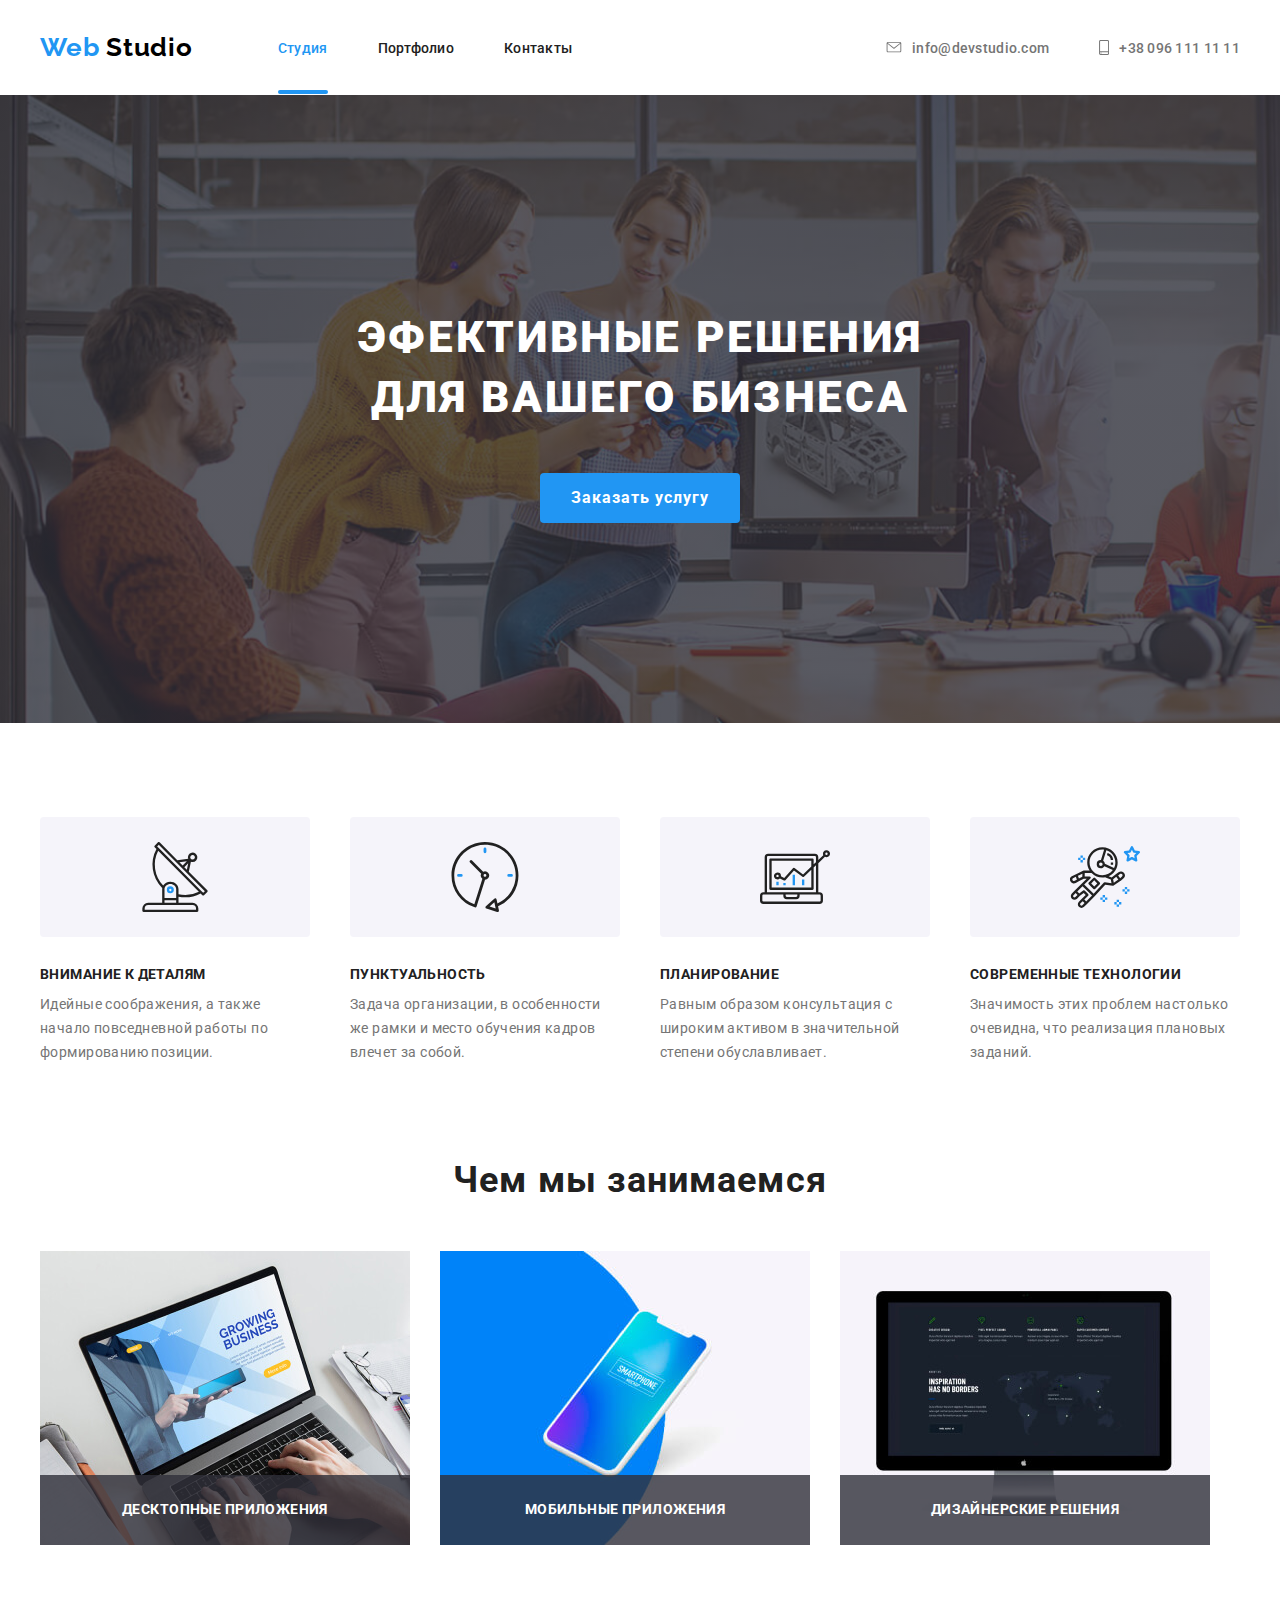
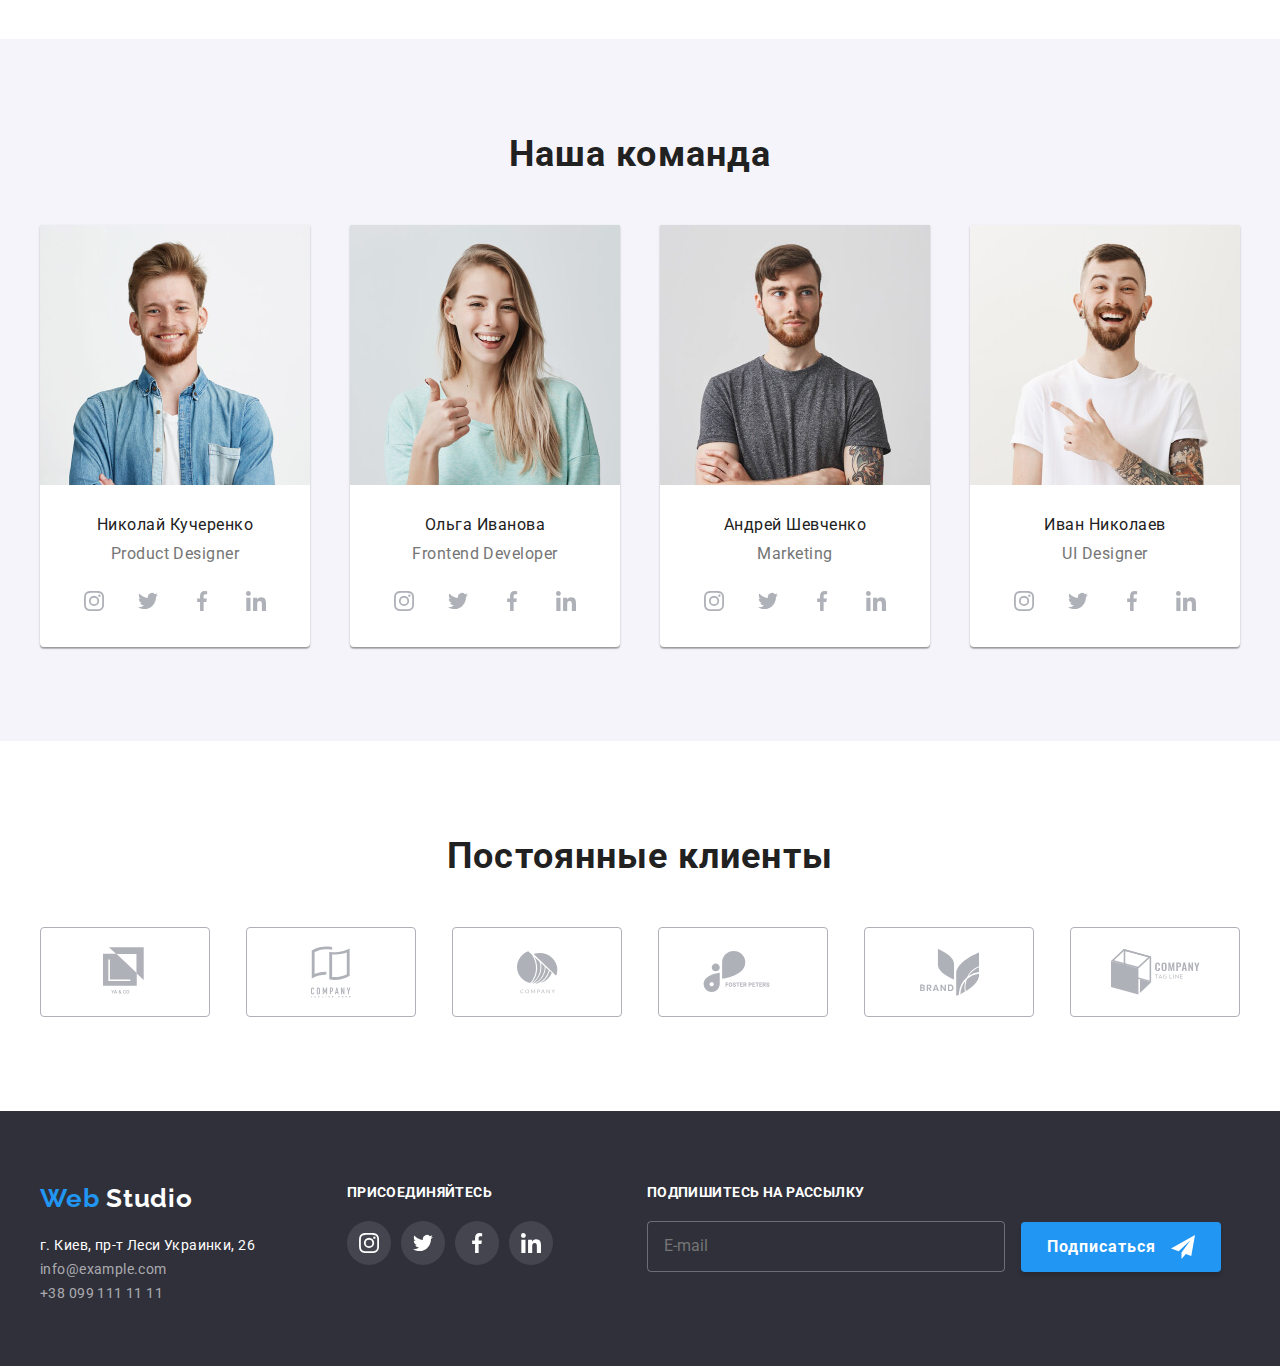
<file: index.html>
<!DOCTYPE html>
<html lang="ru">
  <head>
    <meta charset="UTF-8" />
    <meta name="viewport" content="width=device-width, initial-scale=1.0" />
    <title lang="en">Web Studio</title>
    <link href="https://fonts.googleapis.com/css2?family=Raleway:wght@700&family=Roboto:wght@400;500;900&display=swap" 
    rel="stylesheet">
    <link rel="stylesheet" href="./css/normalize.css">
    <link rel="stylesheet" href="./css/style.css">
  </head>
  <body>
      <!-- Header-->
    <header class="header">
      <div class="container">
        <nav class="navigation">
          <a href="index.html" lang="en" class="logo link">
            <span class="logo-span">Web</span> Studio</a>
          <ul class="navigation-list list">
            <li class="navigation-list-item">
              <a href="./index.html" class="navigation-link current link">Студия</a>
            </li>
            <li class="navigation-list-item"><a href="./portfolio.html" class="navigation-link link">Портфолио</a></li>
            <li class="navigation-list-item"><a href="" class="navigation-link link">Контакты</a></li>
          </ul>
          </nav>
        <address class="header-address">
          <ul class="header-list list">
            <li class="header-list-item">
              <a href="mailto:info@devstudio.com" class="header-mail link">
                <svg class="header-link-svg mail">
                  <use href="./images/sprite.svg#icon-envelope">
                  </use>
                </svg>
                info@devstudio.com</a>
            </li>
            <li class="header-list-item">
              <a href="tel:+380961111111" class="header-tel link">
                <svg class="header-link-svg tel">
                  <use href="./images/sprite.svg#icon-smartphone">
                  </use>
                </svg>
                +38 096 111 11 11</a>
            </li>
          </ul>
        </address>
    </div>
    </header>
    <main>
          <!-- HERO SECTION -->
    <section class="hero">
        <div class="hero-container">
              <h1 class="hero-title">Эфективные решения для вашего бизнеса</h1>
              <button class="hero-button" type="button" data-modal-open>Заказать услугу</button>
              <!-- MODAL WINDOW -->
              <div class="backdrop is-hidden" data-modal>
                <form action="#" class="contact-form">
                  <h2 class="contact-form-title">Оставьте свои данные, мы вам перезвоним</h2>
                  <button data-modal-close class="modal-close-button" type="button">
                    <svg class="modal-close-button-icon">
                      <use href="./images/sprite.svg#icon-close-button"></use>
                    </svg>
                  </button>
                    <div class="contact-form-div">
                      <input class="contact-form-input" name="user-name" id="name" type="text" placeholder=" " required>
                    <label for="name" class="contact-form-label">Имя</label>
                    <svg class="contact-form-icon">
                      <use href="./images/sprite.svg#icon-modal-name"></use>
                    </svg>
                    </div>

                    <div class="contact-form-div">
                      <input class="contact-form-input" type="tel" name="user-telephone" id="tel" placeholder=" " required>
                  <label for="tel" class="contact-form-label">Телефон</label>
                  <svg class="contact-form-icon">
                    <use href="./images/sprite.svg#icon-modal-phone"></use>
                  </svg>
                    </div>

                    <div class="contact-form-div">
                      <input class="contact-form-input" type="email" name="user-email" id="email" placeholder=" " required>
                  <label for="email" class="contact-form-label">Почта</label>
                  <svg class="contact-form-icon">
                    <use href="./images/sprite.svg#icon-modal-mail"></use>
                  </svg>
                    </div>
                  
                  <div class="message-form-div">
                    <textarea class="message-form-textarea" name="user-message" id="message" placeholder=" "></textarea>
                  <label for="message" class="message-form-label">Комментарий</label>
                  </div>

                    <label class="checkbox-form-label">
                      <input type="checkbox" class="contact-form-checkbox" name="policy" value="accept-policy">
                      <span class="contact-form-custom-checkbox">
                        <svg class="contact-form-custom-checkbo-icon">
                          <use href="./images/sprite.svg#icon-vector"></use>
                        </svg>
                      </span>
                    <span class="contact-form-checkbox-span">
                      Соглашаюсь с рассылкой и принимаю <a class="contact-form-checkbox-span-link" href="http://" target="_blank" rel="noopener noreferrer">Условия договора</a>
                    </span>
                    </label>
                    <button class="contact-form-button" type="submit">Отправить</button>
                </form>
              </div>
        </div>
    </section>
    <!-- Features -->
    <section сlass="section">
      <div class="container">
        <h2 hidden>Особенности</h2>
      <ul class="list features">
        <li class="list-item icon-antenna">
          <h3 class="list-title">Внимание к деталям</h3>
          <p class="features-text">Идейные соображения, а также начало повседневной работы по формированию позиции.</p>
        </li>
        <li class="list-item icon-clock">
          <h3 class="list-title">Пунктуальность</h3>
          <p class="features-text">Задача организации, в особенности же рамки и место обучения кадров влечет за собой.</p>
        </li>
        <li class="list-item icon-diagram">
          <h3 class="list-title">Планирование</h3>
          <p class="features-text">Равным образом консультация с широким активом в значительной степени обуславливает.</p>
        </li>
        <li class="list-item icon-astronaut">
          <h3 class="list-title">Современные технологии</h3>
          <p class="features-text">Значимость этих проблем настолько очевидна, что реализация плановых заданий.</p>
        </li>
      </ul>
      </div>
    </section>
    <!-- Чем мы занимаемся - OUR DIRECTION-->
    <section class="section">
      <div class="container">
        <h2 class="section-title">Чем мы занимаемся</h2>

      <ul class="direction-list list">
        <li class="direction-list-item">
          <div class="direction-link-wrapper">
          <a class="direction-link" href="">
            <img src="./images/desktop-app.jpg" alt="картинка ноутбука" width="370">
            <div class="direction-link-text">Десктопные приложения</div>
          </a>
          </div>  
        </li>
        <li class="direction-list-item">
        <div class="direction-link-wrapper">
          <a class="direction-link" href="">
            <img src="./images/mobile-app.jpg" alt="картинка смартфона" width="370">
            <div class="direction-link-text">Мобильные приложения</div>
          </a>
        </div>  
        </li>
        <li class="direction-list-item">
          <div class="direction-link-wrapper">
            <a class="direction-link" href="">
              <img src="./images/design-descision.jpg" alt="изображение монитора" width="370">
              <div class="direction-link-text">Дизайнерские решения</div>
            </a>
          </div>
        </li>
      </ul>
      </div>
    </section>
    <!-- Our team -->
    <section class="our-team-section">
      <div class="container">
        <h2 class="section-title">Наша команда</h2>
      <ul class="team-list list">
        <li class="team-list-item">
          <img src="./images/photo-kucherenko.jpg" alt="фото Николая Кучеренко" width="270">
        <h3 class="list-title">Николай Кучеренко</h3>
        <p>Product Designer</p>

        <ul class="social-link-list list">
          <li class="social-link-item instagram">
            <a class="social-link" href="" aria-label="иконка инстаграмма">
              <svg class="social-link-svg instagram">
                <use href="./images/sprite.svg#icon-instagram"></use>
              </svg>
            </a>
          </li>
          <li class="social-link-item twitter">
            <a class="social-link" href="" aria-label="иконка твиттера">
              <svg class="social-link-svg twitter">
                <use href="./images/sprite.svg#icon-twitter"></use>
              </svg>
            </a>
          </li>
          <li class="social-link-item facebook">
            <a class="social-link" href="" aria-label="иконка фейсбук">
              <svg class="social-link-svg facebook">
                <use href="./images/sprite.svg#icon-facebook"></use>
              </svg>
            </a>
          </li>
          <li class="social-link-item linkedin">
            <a class="social-link" href="" aria-label="иконка линкедин">
              <svg class="social-link-svg linkedin">
                <use href="./images/sprite.svg#icon-linkedin"></use>
              </svg>
            </a>
          </li>
        </ul>
        </li>
        <li class="team-list-item"><img src="./images/photo-ivanova.jpg" alt="фото Ольги Ивановой" width="270">
          <h3 class="list-title">Ольга Иванова</h3>
          <p>Frontend Developer</p>
          <ul class="social-link-list list">
            <li class="social-link-item instagram">
              <a class="social-link" href="" aria-label="иконка инстаграмма">
                <svg class="social-link-svg instagram">
                  <use href="./images/sprite.svg#icon-instagram"></use>
                </svg>
              </a>
            </li>
            <li class="social-link-item twitter">
              <a class="social-link" href="" aria-label="иконка твиттера">
                <svg class="social-link-svg twitter">
                  <use href="./images/sprite.svg#icon-twitter"></use>
                </svg>
              </a>
            </li>
            <li class="social-link-item facebook">
              <a class="social-link" href="" aria-label="иконка фейсбук">
                <svg class="social-link-svg facebook">
                  <use href="./images/sprite.svg#icon-facebook"></use>
                </svg>
              </a>
            </li>
            <li class="social-link-item linkedin">
              <a class="social-link" href="" aria-label="иконка линкедин">
                <svg class="social-link-svg linkedin">
                  <use href="./images/sprite.svg#icon-linkedin"></use>
                </svg>
              </a>
            </li>
          </ul>
          </li>
          <li class="team-list-item"><img src="./images/photo-shevchenko.jpg" alt="фото Андрея Шевченко" width="270">
            <h3 class="list-title">Андрей Шевченко</h3>
            <p>Marketing</p>
            <ul class="social-link-list list">
              <li class="social-link-item instagram">
                <a class="social-link" href="" aria-label="иконка инстаграмма">
                  <svg class="social-link-svg instagram">
                    <use href="./images/sprite.svg#icon-instagram"></use>
                  </svg>
                </a>
              </li>
              <li class="social-link-item twitter">
                <a class="social-link" href="" aria-label="иконка твиттера">
                  <svg class="social-link-svg twitter">
                    <use href="./images/sprite.svg#icon-twitter"></use>
                  </svg>
                </a>
              </li>
              <li class="social-link-item facebook">
                <a class="social-link" href="" aria-label="иконка фейсбук">
                  <svg class="social-link-svg facebook">
                    <use href="./images/sprite.svg#icon-facebook"></use>
                  </svg>
                </a>
              </li>
              <li class="social-link-item linkedin">
                <a class="social-link" href="" aria-label="иконка линкедин">
                  <svg class="social-link-svg linkedin">
                    <use href="./images/sprite.svg#icon-linkedin"></use>
                  </svg>
                </a>
              </li>
            </ul>
            </li>
            <li class="team-list-item"><img src="./images/photo-nikolaev.jpg" alt="фото Ивана Николаева" width="270">
              <h3 class="list-title">Иван Николаев</h3>
              <p>UI Designer</p>
              <ul class="social-link-list list">
                <li class="social-link-item instagram">
                  <a class="social-link" href="" aria-label="иконка инстаграмма">
                    <svg class="social-link-svg instagram">
                      <use href="./images/sprite.svg#icon-instagram"></use>
                    </svg>
                  </a>
                </li>
                <li class="social-link-item twitter">
                  <a class="social-link" href="" aria-label="иконка твиттера">
                    <svg class="social-link-svg twitter">
                      <use href="./images/sprite.svg#icon-twitter"></use>
                    </svg>
                  </a>
                </li>
                <li class="social-link-item facebook">
                  <a class="social-link" href="" aria-label="иконка фейсбук">
                    <svg class="social-link-svg facebook">
                      <use href="./images/sprite.svg#icon-facebook"></use>
                    </svg>
                  </a>
                </li>
                <li class="social-link-item linkedin">
                  <a class="social-link" href="" aria-label="иконка линкедин">
                    <svg class="social-link-svg linkedin">
                      <use href="./images/sprite.svg#icon-linkedin"></use>
                    </svg>
                  </a>
                </li>
              </ul>
              </li>
      </ul>
      </div>
    </section>
    <!-- Постоянные клиенты -->
    <section class="section">
      <div class="container">
        <h2 class="section-title">Постоянные клиенты</h2>
        <ul class="clients-list list">
          <li class="clients-list-item">
            <a class="clients-list-link" href="">
            <svg class="clients-list-link-svg client-first">
              <use href="./images/sprite.svg#icon-Client1"></use>
            </svg>
            </a></li>
          <li class="clients-list-item">
            <a class="clients-list-link" href="">
            <svg class="clients-list-link-svg client-second">
              <use href="./images/sprite.svg#icon-Client2"></use>
            </svg>
            </a></li>
          <li class="clients-list-item">
            <a class="clients-list-link" href="">
            <svg class="clients-list-link-svg client-third">
              <use href="./images/sprite.svg#icon-Client3"></use>
            </svg>
            </a></li>
          <li class="clients-list-item">
            <a class="clients-list-link" href="">
            <svg class="clients-list-link-svg client-fourth">
              <use href="./images/sprite.svg#icon-Client4"></use>
            </svg>
            </a></li>
          <li class="clients-list-item">
            <a class="clients-list-link" href="">
            <svg class="clients-list-link-svg client-fifth">
              <use href="./images/sprite.svg#icon-Client5"></use>
            </svg>
            </a></li>
          <li class="clients-list-item">
            <a class="clients-list-link" href="">
            <svg class="clients-list-link-svg client-sixth">
              <use href="./images/sprite.svg#icon-Client6"></use>
            </svg>
            </a></li>
        </ul>
      </div>
    </section>
    </main>
    <footer>
      <div class="container">
        <div class="footer-address-div">
          <a class="logo link" href="index.html" lang="en"><span class="logo-span">Web</span> 
            <span class="logo-text">Studio</span></a>
        <address class="footer-address">
          <ul class="footer-address-list list">
            <li class="footer-address-list-item"><a class="footer-address-link" href="">г. Киев, пр-т Леси Украинки, 26</a></li>
            <li class="footer-address-list-item"><a class="footer-address-mail" href="mailto:info@example.com">info@example.com</a></li>
            <li class="footer-address-list-item"><a class="footer-address-tel" href="tel:+380991111111">+38 099 111 11 11</a></li>
          </ul>
        </address>
        </div>
        <div class="footer-join-div">
          <b>Присоединяйтесь</b>
          <ul class="footer-list list">
            <li class="footer-list-item instagram">
              <a class="social-link" href="" aria-label="иконка инстаграмма">
                <svg class="social-link-svg instagram">
                  <use href="./images/sprite.svg#icon-instagram"></use>
                </svg>
              </a></li>
            <li class="footer-list-item twitter">
              <a class="social-link" href="" aria-label="иконка твиттера">
                <svg class="social-link-svg twitter">
                  <use href="./images/sprite.svg#icon-twitter"></use>
                </svg>
              </a></li>
            <li class="footer-list-item facebook">
              <a class="social-link" href="" aria-label="иконка фейсбук">
                <svg class="social-link-svg facebook">
                  <use href="./images/sprite.svg#icon-facebook"></use>
                </svg>
              </a></li>
            <li class="footer-list-item linkedin">
              <a class="social-link" href="" aria-label="иконка линкедин">
                <svg class="social-link-svg linkedin">
                  <use href="./images/sprite.svg#icon-linkedin"></use>
                </svg>
              </a></li>
          </ul>
        </div>
        <div class="footer-subscribe-div">
          <b>Подпишитесь на рассылку</b>
          <form action="#" class="footer-subscribe-form">
            <input type="email" name="user-email" id="user-email" placeholder="E-mail">
            <button class="footer-btn-subscribe" type="submit">
              <span class="footer-btn-text">Подписаться</span>
              <svg class="footer-btn-svg">
                <use href="./images/sprite.svg#icon-send"></use>
              </svg>
            </button>
          </form>
        </div>
      </div>
    </footer>
    <script src="./js/modal.js"></script>
  </body>
</html>
</file>
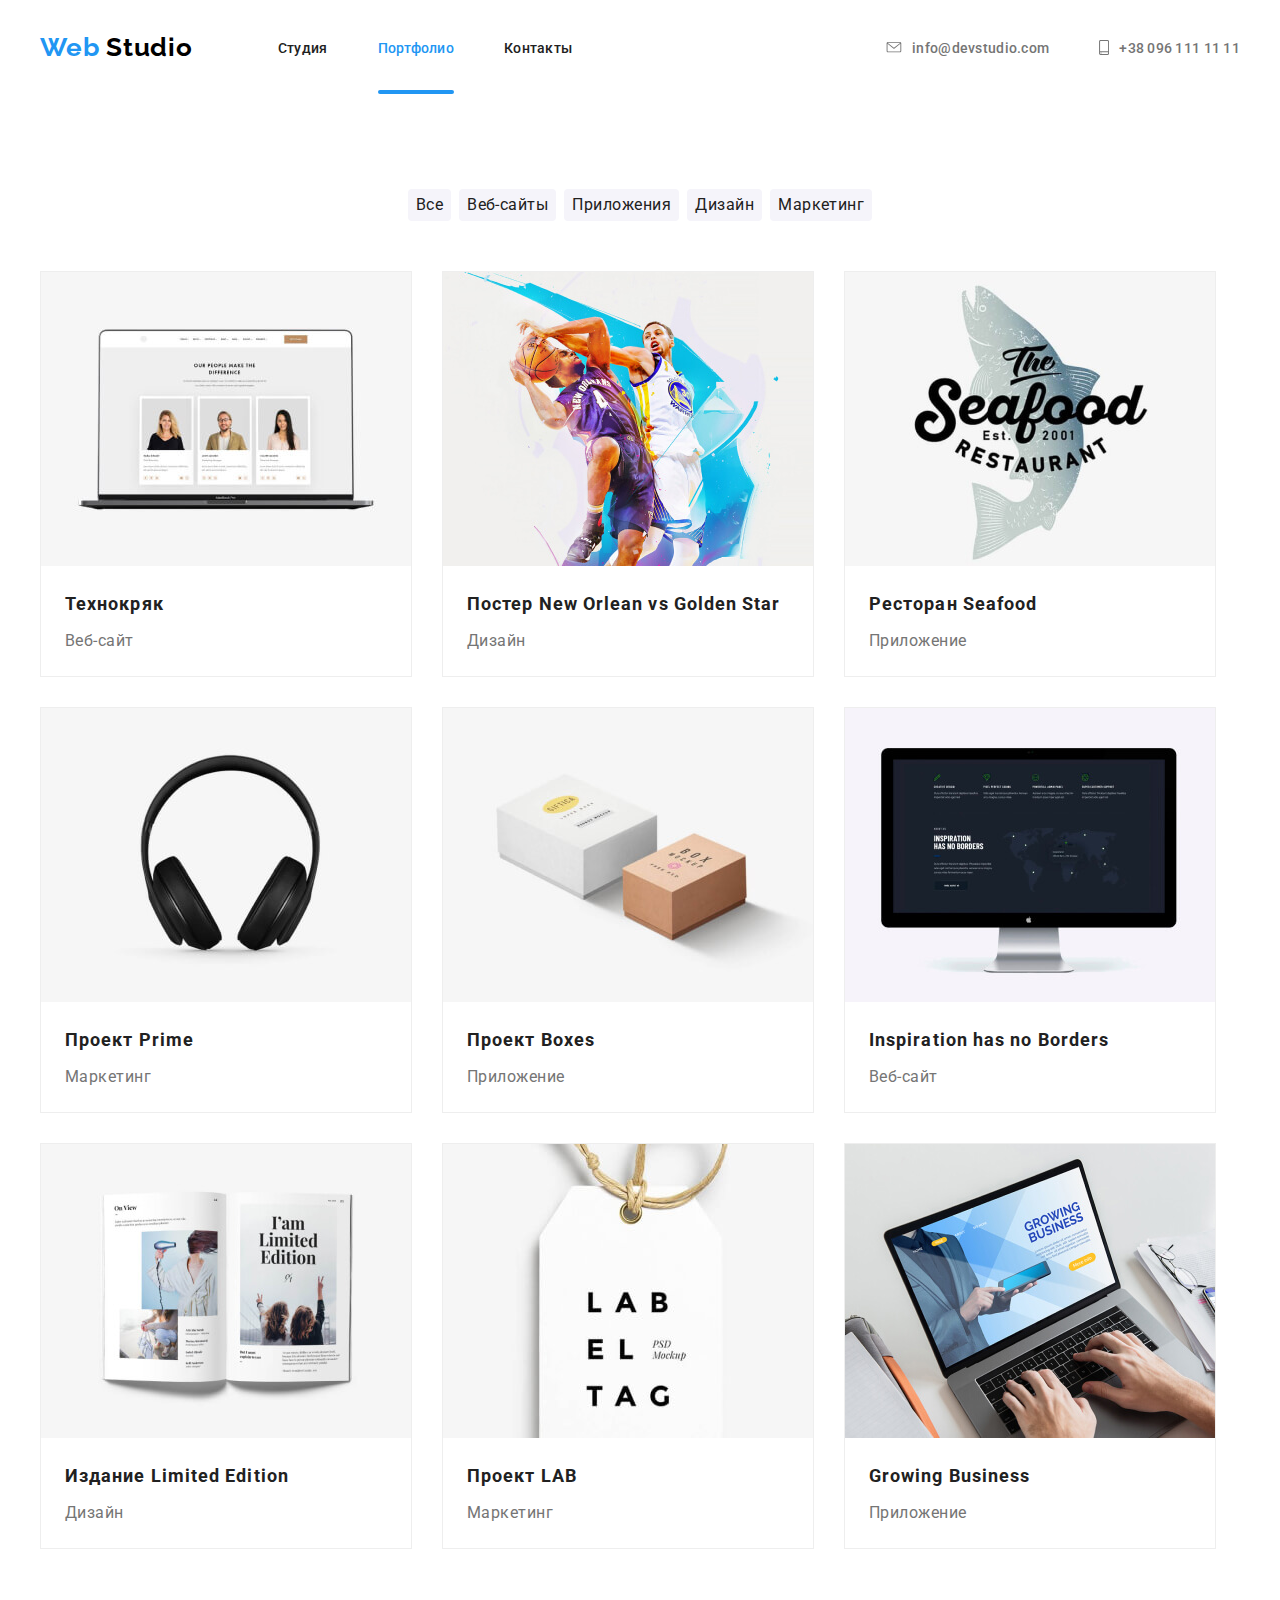
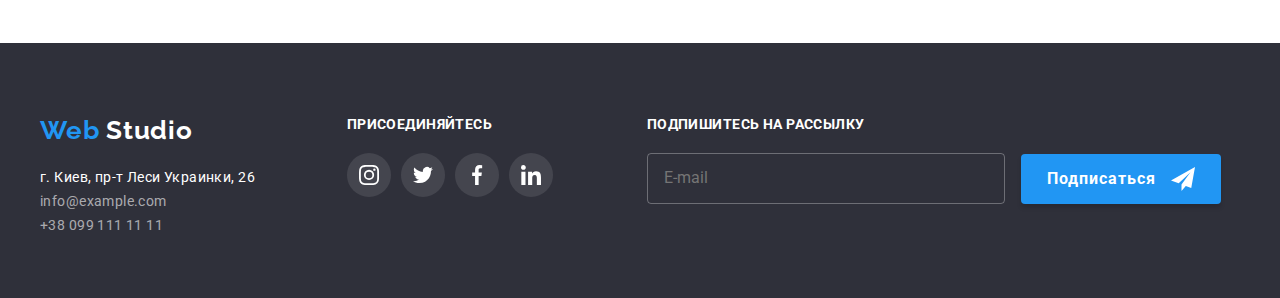
<file: portfolio.html>
<!DOCTYPE html>
<html lang="ru">
  <head>
    <meta charset="UTF-8" />
    <meta name="viewport" content="width=device-width, initial-scale=1.0" />
    <title>Портфолио</title>
    <link href="https://fonts.googleapis.com/css2?family=Raleway:wght@700&family=Roboto:wght@400;500;900&display=swap" 
    rel="stylesheet">
    <link rel="stylesheet" href="./css/normalize.css">
    <link rel="stylesheet" href="./css/style.css">
  </head>
  <body>
    <!-- Header-->
    <header class="header">
      <div class="container">
        <nav class="navigation">
          <a href="index.html" lang="en" class="logo link">
            <span class="logo-span">Web</span> Studio</a>
          <ul class="navigation-list list">
            <li class="navigation-list-item">
              <a href="./index.html" class="navigation-link link">Студия</a></li>
            <li class="navigation-list-item"><a href="./portfolio.html" class="navigation-link current link">Портфолио</a></li>
            <li class="navigation-list-item"><a href="" class="navigation-link link">Контакты</a></li>
          </ul>
          </nav>
        <address class="header-address">
          <ul class="header-list list">
            <li class="header-list-item">
              <a href="mailto:info@devstudio.com" class="header-mail link">
                <svg class="header-link-svg mail">
                  <use href="./images/sprite.svg#icon-envelope">
                  </use>
                </svg>
                info@devstudio.com</a>
            </li>
            <li class="header-list-item">
              <a href="tel:+380961111111" class="header-tel link">
                <svg class="header-link-svg tel">
                  <use href="./images/sprite.svg#icon-smartphone">
                  </use>
                </svg>
                +38 096 111 11 11</a>
            </li>
          </ul>
        </address>
    </div>
    </header>
    <main>
      <section>
        <div class="container">
          <h1 hidden>Портфолио</h1>
        <!-- Набор кнопок -->
        <ul class="filter-list list">
          <li class="filter-list-item"><button class="filter-btn" type="button">Все</button></li>
          <li class="filter-list-item"><button class="filter-btn" type="button">Веб-сайты</button></li>
          <li class="filter-list-item"><button class="filter-btn" type="button">Приложения</button></li>
          <li class="filter-list-item"><button class="filter-btn" type="button">Дизайн</button></li>
          <li class="filter-list-item"><button class="filter-btn" type="button">Маркетинг</button></li>
        </ul>
        <!-- Портфолио -->
          <ul class="portfolio-list list">
          <li class="portfolio-list-item">
            <a class="portfolio-link" href="">
              <div class="portfolio-link-img-wrapper">
                <img
              src="./images/images-portfolio/website-laptop.jpg"
              alt="Изображение ноутбука"
              width="370"
              height="294"/>
              <div class="overlay">
                <p>Технокряк это современная площадка распространения коронавируса. 
                    Компании используют эту платформу для цифрового шпионажа и 
                    атак на защищённые сервера конкурентов.
                  </p>
              </div>
            </div>
            <h2 class="portfolio-list-title">Технокряк</h2>
            <p class="title-description">Веб-сайт</p>
            <p class="additional-description" hidden>Технокряк это современная площадка распространения коронавируса. 
              Компании используют эту платформу для цифрового шпионажа и атак на защищённые сервера конкурентов.</p>
            </a>
            
          </li>
          <li class="portfolio-list-item">
            <a href="" class="portfolio-link">
              <div class="portfolio-link-img-wrapper">
                <img
              src="./images/images-portfolio/basketball.jpg"
              alt="Два баскетболиста"
              width="370"
              height="294"/>
              <div class="overlay">
                <p>Технокряк это современная площадка распространения коронавируса. 
                    Компании используют эту платформу для цифрового шпионажа и 
                    атак на защищённые сервера конкурентов.
                  </p>
              </div>
            </div>
            <h2 class="portfolio-list-title">Постер <span lang="en">New Orlean vs Golden Star</span></h2>
            <p class="title-description">Дизайн</p>
            <p class="additional-description" hidden>Технокряк это современная площадка распространения коронавируса. 
              Компании используют эту платформу для цифрового шпионажа и атак на защищённые сервера конкурентов.</p>
            </a>
          </li>
          <li class="portfolio-list-item">
            <a href="" class="portfolio-link">
              <div class="portfolio-link-img-wrapper">
              <img
              src="./images/images-portfolio/seafood.jpg"
              alt="Логотип ресторана"
              width="370"
              height="294"/>
              <div class="overlay">
                <p>Технокряк это современная площадка распространения коронавируса. 
                    Компании используют эту платформу для цифрового шпионажа и 
                    атак на защищённые сервера конкурентов.
                  </p>
              </div>
            </div>
            <h2 class="portfolio-list-title">Ресторан <span lang="en">Seafood</span></h2>
            <p class="title-description">Приложение</p>
            <p class="additional-description" hidden>Технокряк это современная площадка распространения коронавируса. 
              Компании используют эту платформу для цифрового шпионажа и атак на защищённые сервера конкурентов.</p>
            </a>
          </li>
          <li class="portfolio-list-item">
            <a href="" class="portfolio-link">
              <div class="portfolio-link-img-wrapper">
              <img
              src="./images/images-portfolio/headphones.jpg"
              alt="Изображение наушников"
              width="370"
              height="294"/>
              <div class="overlay">
                <p>Технокряк это современная площадка распространения коронавируса. 
                    Компании используют эту платформу для цифрового шпионажа и 
                    атак на защищённые сервера конкурентов.
                  </p>
              </div>
            </div>
            <h2 class="portfolio-list-title">Проект <span lang="en">Prime</span></h2>
            <p class="title-description">Маркетинг</p>
            <p class="additional-description" hidden>Технокряк это современная площадка распространения коронавируса. 
              Компании используют эту платформу для цифрового шпионажа и атак на защищённые сервера конкурентов.</p></a>
          </li>
          <li class="portfolio-list-item">
            <a href="" class="portfolio-link">
              <div class="portfolio-link-img-wrapper">
              <img
              src="./images/images-portfolio/boxes.jpg"
              alt="Изображение коробок"
              width="370"
              height="294"/>
              <div class="overlay">
                <p>Технокряк это современная площадка распространения коронавируса. 
                    Компании используют эту платформу для цифрового шпионажа и 
                    атак на защищённые сервера конкурентов.
                  </p>
              </div>
            </div>
            <h2 class="portfolio-list-title">Проект <span lang="en">Boxes</span></h2>
            <p class="title-description">Приложение</p>
            <p class="additional-description" hidden>Технокряк это современная площадка распространения коронавируса. 
              Компании используют эту платформу для цифрового шпионажа и атак на защищённые сервера конкурентов.</p>
            </a>
          </li>
          <li class="portfolio-list-item">
            <a href="" class="portfolio-link">
              <div class="portfolio-link-img-wrapper">
              <img
              src="./images/images-portfolio/desktop.jpg"
              alt="Изображение монитора"
              width="370"
              height="294"/>
              <div class="overlay">
                <p>Технокряк это современная площадка распространения коронавируса. 
                    Компании используют эту платформу для цифрового шпионажа и 
                    атак на защищённые сервера конкурентов.
                  </p>
              </div>
            </div>
            <h2 class="portfolio-list-title" lang="en">Inspiration has no Borders</h2>
            <p class="title-description">Веб-сайт</p>
            <p class="additional-description" hidden>Технокряк это современная площадка распространения коронавируса. 
              Компании используют эту платформу для цифрового шпионажа и атак на защищённые сервера конкурентов.</p>
            </a>
          </li>
          <li class="portfolio-list-item">
            <a href="" class="portfolio-link">
              <div class="portfolio-link-img-wrapper">
              <img
              src="./images/images-portfolio/magazine.jpg"
              alt="Журнал"
              width="370"
              height="294"/>
              <div class="overlay">
                <p>Технокряк это современная площадка распространения коронавируса. 
                    Компании используют эту платформу для цифрового шпионажа и 
                    атак на защищённые сервера конкурентов.
                  </p>
              </div>
            </div>
            <h2 class="portfolio-list-title">Издание <span lang="en">Limited Edition</span></h2>
            <p class="title-description">Дизайн</p>
            <p class="additional-description" hidden>Технокряк это современная площадка распространения коронавируса. 
              Компании используют эту платформу для цифрового шпионажа и атак на защищённые сервера конкурентов.</p></a>
          </li>
          <li class="portfolio-list-item">
            <a href="" class="portfolio-link">
              <div class="portfolio-link-img-wrapper">
              <img
              src="./images/images-portfolio/label.jpg"
              alt="Этикетка"
              width="370"
              height="294"/>
              <div class="overlay">
                <p>Технокряк это современная площадка распространения коронавируса. 
                    Компании используют эту платформу для цифрового шпионажа и 
                    атак на защищённые сервера конкурентов.
                  </p>
              </div>
            </div>
            <h2 class="portfolio-list-title">Проект <span lang="en">LAB</span></h2>
            <p class="title-description">Маркетинг</p>
            <p class="additional-description" hidden>Технокряк это современная площадка распространения коронавируса. 
              Компании используют эту платформу для цифрового шпионажа и атак на защищённые сервера конкурентов.</p></a>
          </li>
          <li class="portfolio-list-item">
            <a href="" class="portfolio-link">
              <div class="portfolio-link-img-wrapper">
              <img
              src="./images/images-portfolio/laptop.jpg"
              alt="Изображение ноутбука"
              width="370"
              height="294"/>
              <div class="overlay">
                <p>Технокряк это современная площадка распространения коронавируса. 
                    Компании используют эту платформу для цифрового шпионажа и 
                    атак на защищённые сервера конкурентов.
                  </p>
              </div>
            </div>
            <h2 class="portfolio-list-title" lang="en">Growing Business</h2>
            <p class="title-description">Приложение</p>
            <p class="additional-description" hidden>Технокряк это современная площадка распространения коронавируса. 
              Компании используют эту платформу для цифрового шпионажа и атак на защищённые сервера конкурентов.</p></a>
          </li>
        </ul>
        </div>
      </section>
    </main>
    <!-- Футер -->
    <footer>
      <div class="container">
        <div class="footer-address-div">
          <a class="logo link" href="index.html" lang="en"><span class="logo-span">Web</span> 
            <span class="logo-text">Studio</span></a>
        <address class="footer-address">
          <ul class="footer-address-list list">
            <li class="footer-address-list-item"><a class="footer-address-link" href="">г. Киев, пр-т Леси Украинки, 26</a></li>
            <li class="footer-address-list-item"><a class="footer-address-mail" href="mailto:info@example.com">info@example.com</a></li>
            <li class="footer-address-list-item"><a class="footer-address-tel" href="tel:+380991111111">+38 099 111 11 11</a></li>
          </ul>
        </address>
        </div>
        <div class="footer-join-div">
          <b>Присоединяйтесь</b>
          <ul class="footer-list list">
            <li class="footer-list-item instagram">
              <a class="social-link" href="" aria-label="иконка инстаграмма">
                <svg class="social-link-svg instagram">
                  <use href="./images/sprite.svg#icon-instagram"></use>
                </svg>
              </a></li>
            <li class="footer-list-item twitter">
              <a class="social-link" href="" aria-label="иконка твиттера">
                <svg class="social-link-svg twitter">
                  <use href="./images/sprite.svg#icon-twitter"></use>
                </svg>
              </a></li>
            <li class="footer-list-item facebook">
              <a class="social-link" href="" aria-label="иконка фейсбук">
                <svg class="social-link-svg facebook">
                  <use href="./images/sprite.svg#icon-facebook"></use>
                </svg>
              </a></li>
            <li class="footer-list-item linkedin">
              <a class="social-link" href="" aria-label="иконка линкедин">
                <svg class="social-link-svg linkedin">
                  <use href="./images/sprite.svg#icon-linkedin"></use>
                </svg>
              </a></li>
          </ul>
        </div>
        <div class="footer-subscribe-div">
          <b>Подпишитесь на рассылку</b>
          <form action="#" class="footer-subscribe-form">
            <input type="email" name="user-email" id="user-email" placeholder="E-mail">
            <button class="footer-btn-subscribe" type="submit">
              <span class="footer-btn-text">Подписаться</span>
              <svg class="footer-btn-svg">
                <use href="./images/sprite.svg#icon-send"></use>
              </svg>
            </button>
          </form>
        </div>
      </div>
    </footer>
  </body>
</html>
</file>
<file: css/style.css>
/* Шрифты:
        Логотип:
font-family: 'Raleway', sans-serif;
font-weight: 700; 

font-family: 'Roboto', sans-serif;
font-weight: 400, 500, 900;

    Цветовая палитра:
Лого:
color: #000000;
color: #2196F3;

color: #212121;
color: #757575;
color: #FFFFFF;
color: rgba(255, 255, 255, 0.6);
color: #2F303A;
color: #F5F4FA;
*/
:root {
    --main-font: 'Roboto', sans-serif;
    --secondary-font: "Raleway", sans-serif;
    --logo-header-color: #000000;
    --logo-span-color: #2196F3;
    --logo-footer-color: #ffffff;
    --hero-main-color: #ffffff;
    --direction-link-color:#ffffff;
    --hover-color: #2196F3;
    --hover-filter-color: #ffffff;
    --title-color: #212121;
    --p-text-color:#757575;
}

body{
    font-family: var(--main-font);
    font-style: normal;
    font-weight: 400;
    background-color: #FFFFFF;
    color: var(--p-text-color);
}
h1,h2,h3{
    margin-top: 0;
    margin-bottom: 0;
}

.list{
    list-style: none;

}
a{
    text-decoration: none;

}
address{
    font-style: normal;
}
ul{
    margin-top: 0;
    margin-bottom: 0;
    padding-left: 0;
}
img{
    display: block;
}
input{
    outline: none;
}

button{
    outline: none;
}
textarea{
    resize: none;
}

                    /* HEADER */
.link{
    display: block;
    padding-top: 32px;
    padding-bottom: 32px;
    cursor: pointer;
}
.container{
    width: 1200px;
    padding-left: 15px;
    padding-right: 15px;
    margin-left: auto;
    margin-right: auto;
}
.header .container{
    display: flex;
    justify-content: space-between;
    align-items: center;

}
/* Navigation */
.navigation{
    display: flex;
    align-items: center;
}
/* Логотип */
.logo.link{
    margin-right: 85px;
    font-family: var(--secondary-font);
    font-weight: 700;
    font-size: 26px;
    line-height: 1.2;
    letter-spacing: 0.03em;
    color: var(--logo-header-color);
}

.logo-span{
    color: #2196F3;
}
/* Navigation-list+Address */
ul .navigation-link,
ul .header-mail.link,
ul .header-tel.link{
    font-weight: 500;
    font-style: normal;
    font-size: 14px;
    line-height: 2;
    letter-spacing: 0.02em;
}
.navigation-list{
    display: flex;
    padding-left: 0px;
    margin-top: 0;
    margin-bottom: 0;
}
/* Navigation-link */
.navigation-list-item:not(:last-child){
   margin-right: 50px; 
}

ul .navigation-link{
    color: var(--title-color);
    padding-bottom: 0px;
}
ul .current{
    color: #2196F3;
}
ul .current::after{
    content: "";
    display: block;
    background-color: var(--hover-color);
    width: 100%;
    height: 4px;
    margin-left: auto;
    margin-right: auto;
    margin-top: 28px;
    border-radius: 2px;
}

ul .navigation-link:hover,
ul .navigation-link:focus{
    color: var(--hover-color);
}
/* Address-link */
.header-list{
    display: flex;
    align-items: center;
    margin-top: 0;
    margin-bottom: 0;
    padding-left: 0;
}
.header-list-item:not(:last-child){
    margin-right: 50px;
}

.header-link-svg{
    margin-right: 10px;
}
.header-link-svg.mail{
    width: 16px;
    height: 11px;
}
.header-link-svg.tel{
    width: 10px;
    height: 15px;
}

ul .header-mail,
ul .header-tel{
    display: flex;
    align-items: center;
    color: var(--p-text-color);
    fill: var(--p-text-color);
}
ul .header-mail:hover,
ul .header-tel:hover{
    color: var(--hover-color);
    fill: var(--hover-color);
}
ul .header-mail:focus,
ul .header-tel:focus{
    color: var(--hover-color);
    fill: var(--hover-color);
}

                        /* MAIN */
/* Hero section */
.hero{
    background-color: rgba(47, 48, 58, 0.8);
    background-image: linear-gradient(
        to right,
        rgba(47, 48, 58, 0.8),
        rgba(47, 48, 58, 0.8)
    ),
    url(../images/hero-img.jpg);
    background-size: cover;
    max-width: 1600px;
}
.hero-container{
    width: 600px;
    padding-left: 15px;
    padding-right: 15px;
    margin-left: auto;
    margin-right: auto;
    text-align: center;
    padding-top: 213px;
    padding-bottom: 200px;
}
.hero-title{
    margin-top: 0;
    margin-bottom: 45px;

    font-weight: 900;
    font-size: 44px;
    line-height: 1.36;
    text-align: center;
    letter-spacing: 0.06em;
    text-transform: uppercase;
    color: var(--hero-main-color); 
}
/* КНОПКА */

.hero-button,
.contact-form-button{
    width: 200px;
    height: 50px;
   
    border: 1px solid transparent;
    border-radius: 4px;
    font-style: 400;
    font-weight: 700;
    font-size: 16px;
    line-height: 1.87;
    background-color: var(--hover-color);
    text-align: center;
    letter-spacing: 0.06em;
    color: var(--hero-main-color);
    margin-left: auto;
    margin-right: auto;
}
.hero-button:hover,
.contact-form-button:hover,
.hero-button:focus,
.contact-form-button:focus{
    box-shadow: 0px 4px 4px rgba(0, 0, 0, 0.15);
    cursor: pointer;
}
.contact-form-button{
    margin-bottom: 39px;
}
.backdrop.is-hidden{
    visibility: hidden;
    opacity: 0;
    pointer-events: none;
}
.backdrop{
    position: fixed;
    display: flex;
    left:50%;
    top:50%;
    transform: translate(-50%,-50%);
    z-index: 100;

    width: 100%;
    height: 100%;

    justify-content: center;
    align-items: center;
    background-color: rgba(0, 0, 0, 0.2);
    transition: opacity 250ms cubic-bezier(0.4, 0, 0.2, 1);
}
.contact-form{
    position: absolute;
    top: 50%;
    left: 50%;
    transform: translate(-50%,-50%);

    display: flex;
    flex-direction: column;
    width: 448px;
    
    padding: 40px;
    padding-bottom: 0;

    background-color: var(--hero-main-color);
    box-shadow: 0px 1px 3px rgba(0, 0, 0, 0.12), 0px 1px 1px rgba(0, 0, 0, 0.14), 0px 2px 1px rgba(0, 0, 0, 0.2);
    border-radius: 4px;
}
.contact-form-title{
    font-style: normal;
    font-family: Roboto;
    font-weight: bold;
    font-size: 20px;
    text-align: center;
    line-height: 1.15;
    letter-spacing: 0.03em;
    color: #212121;
    margin-bottom: 30px;
}
.modal-close-button{
    position: absolute;
    top: 10px;
    right: 10px;
    transition: fill 250ms cubic-bezier(0.4, 0, 0.2, 1);

    display: flex;
    width: 30px;
    height: 30px;
    background: #FFFFFF;
    border: 1px solid rgba(0, 0, 0, 0.1);
    box-sizing: border-box;
    border-radius: 50%;
    cursor: pointer;
    padding:0;
}
.modal-close-button:hover,
.modal-close-button:focus{
    fill: var(--hover-color);
}
.modal-close-button-icon{
    justify-content: center;
    width: 18px;
    height: 18px;
    padding: 6px;
}




.contact-form-div{
    position: relative;
    margin-bottom: 28px;
    /* width: 448px; */
}
.contact-form-input,
.message-form-textarea{
    display: block;
    width: 100%;
    height: 40px;
    border: 1px solid rgba(33, 33, 33, 0.2);
    box-sizing: border-box;
    border-radius: 4px;

    font-family: Roboto;
    font-style: normal;
    font-weight: normal;
    font-size: 14px;
    line-height: 1.14;
    letter-spacing: 0.01em;
    color: #757575;
    padding-left: 42px;
}
.contact-form-label{
    position: absolute;
    top: 50%;
    left: 0;
    transform: translateY(-50%);
    padding-left: 42px;
    transition: transform 250ms linear;
}
.contact-form-input:focus + .contact-form-label,
.contact-form-input:not(:placeholder-shown) + .contact-form-label{
    transform: translate(-20px,-40px);
    color: var(--hover-color);
    font-size: 12px;
}
.contact-form-input:focus ~ .contact-form-icon{
    fill: var(--hover-color);
}

.contact-form-icon{
    position: absolute;
    top: 50%;
    left: 16px;
    width: 18px;
    height: 18px;
    transform: translateY(-50%);
}
.message-form-div{
    position: relative;
    margin-bottom: 28px;
    width: 448px;
}
.message-form-textarea{
    height: 120px;
    padding-top: 12px;
    padding-bottom: 12px;
    padding-left: 16px;
    padding-right: 16px;

}
.message-form-label{
    position: absolute;
    top: 10%;
    left: 0;
    transform: translateY(-10%);
    padding-left: 16px;
    transition: transform 250ms linear;
}
.message-form-textarea:focus + .message-form-label,
.message-form-textarea:not(:placeholder-shown) + .message-form-label{
    transform: translate(-10px,-30px);
    color: var(--hover-color);
    font-size: 12px;
}
.contact-form-input:focus,
.message-form-textarea:focus,
.contact-form-input:hover,
.message-form-textarea:hover,
.contact-form-input:not(:placeholder-shown),
.message-form-textarea:not(:placeholder-shown){
    outline: none;
    border-color: var(--hover-color);
    cursor: pointer;
}


.checkbox-form-label{
    display: flex;
    align-items: center;
    
    margin-bottom: 30px;

}
.contact-form-checkbox{
    position: absolute;
    width: 1px;
    height: 1px;
    margin: -1px;
    border: 0;
    padding: 0;
    clip: rect(0 0 0 0);
    overflow: hidden;
}
.contact-form-custom-checkbox{
    display: inline-block;
    width: 16px;
    height: 15px;
    border: 1px solid #212121;
    border-radius: 2px;
    margin-left: 10px;
}
.contact-form-custom-checkbo-icon{
    width: 100%;
    height: 100%;
    fill: var(--hero-main-color);
}
.contact-form-checkbox:checked + .contact-form-custom-checkbox{
    background-color: var(--hover-color);
    border: transparent;
    width: 18px;
    height: 17px;
}

.contact-form-checkbox-span{
    margin-left: 9px;
    font-size: 14px;
}

.contact-form-checkbox-span-link{
    text-decoration: underline;
    color: #2196F3;
}
/* FEATURES */
section .container{
    padding-top: 94px;
    justify-content: center;
}
.list.features{
    display: flex;
    justify-content: space-between; 
    padding-left: 0;
    margin-top: 0;
    margin-bottom: 0;   
}
.list-item>img{
    display: block;
    padding-top: 25px;
    padding-bottom: 25px;
    padding-left: 100px;
    padding-right: 100px;
    background: #F5F4FA;
    border-radius: 4px;
}

.list-item{
    width: 270px;
}
.list-item::before{
    display: block;
    content: '';
    height: 120px;
    background-repeat: no-repeat;
    background-position: 50% 50%;
    background-color: #F5F4FA;
    border-radius: 4px
}
.icon-antenna::before{
    background-image: url(../images/antenna1.svg);
}
.icon-clock::before{
    background-image: url(../images/clock1.svg);
}
.icon-diagram::before{
    background-image: url(../images/diagram1.svg);
}
.icon-astronaut::before{
    background-image: url(../images/astronaut1.svg);
}
.list-title{
    margin-top: 55px;
    margin-bottom: 10px;
}

.list-item .list-title,
b {
font-size: 14px;
line-height: 1.14;
letter-spacing: 0.03em;
text-transform: uppercase;
color: var(--title-color);
}

.list-item>.features-text{
font-size: 14px;
line-height: 1.71;
letter-spacing: 0.03em;
margin-bottom: 0;
margin-top: 0;
}
/* Чем мы занимаемся */

.section-title{
font-weight: 700;
font-size: 36px;
line-height: 1.17;
text-align: center;
letter-spacing: 0.03em;
color: var(--title-color);
}
.direction-list{
    display: flex;
    padding-left: 0;
    margin-top: 50px;
    margin-bottom: 0;
}
.direction-link img{
    display: block;
}
.direction-list-item:not(:last-child){
    margin-right: 30px;
}
.direction-link-wrapper{
    position: relative;
}
.direction-link::before{
    display: block;
    position: absolute;
    bottom: 0;
    display: block;
    content: "";
    background-color: rgba(47, 48, 58, 0.8);
    width: 100%;
    height: 70px;
}
.direction-link-text{
    position: absolute;
    width: 100%;
    bottom:0;
    margin-bottom: 27px;
}
.direction-link{
    font-weight: 700;
    font-size: 14px;
    line-height: 1.14;
    text-align: center;
    letter-spacing: 0.03em;
    text-transform: uppercase;
    color: var(--direction-link-color);
}

/* Наша команда */
.our-team-section .container{
    padding-bottom: 94px;
    justify-content: center;
}
.container .section-title{
    margin-bottom: 50px;
}
.team-list{
    display: flex;
    justify-content: space-between; 
    padding-left: 0;
}
.list-title{
    margin-top: 30px;
    margin-bottom: 10px;
}
.team-list-item {
    background: #FFFFFF;
    box-shadow: 0px 2px 1px rgba(0, 0, 0, 0.2), 0px 1px 1px rgba(0, 0, 0, 0.14), 0px 1px 3px rgba(0, 0, 0, 0.12);
    border-radius: 0px 0px 4px 4px;
}

.team-list-item p{
    margin-top: 0;
    margin-bottom: 16px;
}
.our-team-section{
    background-color: #F5F4FA;
}
.team-list-item>.list-title,
.team-list-item p{
font-weight: 400;
font-size: 16px;
line-height: 1.19;
text-align: center;
letter-spacing: 0.03em;
}
.team-list-item>.list-title{
color: #212121;
}
.team-list-item p{
color: var(--p-text-color);
}

.social-link{
    display: block;
    width: 44px;
    height: 44px;
}
.social-link-svg{
    padding: 12px;
    width: 20px;
    height: 20px;
    fill: #AFB1B8;
}
.social-link:hover .social-link-svg{
    fill: #FFFFFF;
}
.social-link:focus .social-link-svg{
    fill: #FFFFFF;
}
.social-link:hover,
.social-link:focus{
    background-color: var(--hover-color);
    border-radius: 50%;
}

.social-link-item{
    display: flex;
    justify-content: center;
    align-items: center;
    width: 44px;
    height: 44px;
    /* border-radius: 50%; */
    background-repeat: no-repeat;
    background-position: center;
}

.social-link-list{
    display: flex;
    justify-content: space-between;
    padding-left: 0px;
    padding-bottom: 24px;
    margin-left: auto;
    margin-right: auto;
    width: 206px;
}
/* Постоянные клиенты */
.section .container{
    padding-bottom: 94px;
}
.clients-list{
    display: flex;
    padding-left: 0;
    justify-content: space-between;
    margin-top: 0;
    margin-bottom: 0;
}
.section-container .section-title{
    margin-bottom: 50px;
}
.clients-list-item{
    border: 1px solid #AFB1B8;
    box-sizing: border-box;
    width: 170px;
    height: 90px;
    border-radius: 4px;
    display: flex;
    align-items: center;
    justify-content: center;

}
.clients-list-item:hover{
    border-color: var(--hover-color);
}
.clients-list-link{
    display: flex;
    align-items: center;
    justify-content: center;
}
.clients-list-link-svg{
    fill: #AFB1B8;
}
.clients-list-link:hover .clients-list-link-svg,
.clients-list-link:focus .clients-list-link-svg{
    fill: var(--hover-color);
}
/* .clients-list-link-svg:hover{
    fill: var(--hover-color);
} */
.clients-list-link-svg.client-first{
    width: 45px;
    height: 50px;
    padding-top: 20px;
    padding-bottom: 20px;
    padding-left: 63px;
    padding-right: 63px;
}
.clients-list-link-svg.client-second{
    width: 40px;
    height: 52px;
    padding-top: 19px;
    padding-bottom: 19px;
    padding-left: 65px;
    padding-right: 65px;
}
.clients-list-link-svg.client-third{
    width: 41px;
    height: 43px;
    padding-top: 24px;
    padding-bottom: 24px;
    padding-left: 64px;
    padding-right: 64px;
}
.clients-list-link-svg.client-fourth{
    width: 80px;
    height: 42px;
    padding-top: 24px;
    padding-bottom: 24px;
    padding-left: 45px;
    padding-right: 45px;
}
.clients-list-link-svg.client-fifth{
    width: 59px;
    height: 47px;
    padding-top: 22px;
    padding-bottom: 21px;
    padding-left: 56px;
    padding-right: 55px;
}
.clients-list-link-svg.client-sixth{
    width: 89px;
    height: 46px;
    padding-top: 22px;
    padding-bottom: 22px;
    padding-left: 41px;
    padding-right: 41px;
}

                    /* FOOTER */
footer{
    background-color: #2F303A;
}
footer .container{
    display: flex;
    /* margin-top: 94px; */
    padding-bottom: 60px;
    padding-top: 72px;
}
.footer-address-div{
    margin-right: 69px;
}
.footer-address-div .logo{
    /* padding-top: 60px; */
    padding-bottom: 0;
    margin-bottom: 20px;
}
footer .logo.link{
    padding-top: 0px;
}
.logo-text{
    color: var(--logo-footer-color);
}
.footer-address-list{
    padding-left: 0;
}
.footer-list .social-link-svg{
    fill: #FFFFFF;
}
ul .footer-address-link{
font-size: 14px;
line-height: 1.71;
letter-spacing: 0.03em;
color: var(--direction-link-color);
}
ul .footer-address-mail,
ul .footer-address-tel{
    font-size: 14px;
    line-height: 1.71;
    letter-spacing: 0.03em;
    color: rgba(255, 255, 255, 0.6);
}

ul .footer-address-mail:hover,
ul .footer-address-tel:hover,
ul .footer-address-link:hover,
ul .footer-address-mail:focus,
ul .footer-address-tel:focus,
ul .footer-address-link:focus{
    color:var(--hover-color);
}
.footer-join-div{
    padding-top: 0px;
}
b{
    color: var(--direction-link-color);
}
.footer-list{
    display: flex;
    justify-content: center;
    padding-left: 0;
    margin-top: 20px; 
    margin-bottom: 0;
}
.footer-list-item:not(:last-child){
    margin-right: 10px;
}
.footer-list-item{
    display: inline-block;
    background-repeat: no-repeat;
    width: 44px;
    height: 44px;
    background-position: center;
    background-color: rgba(255, 255, 255, 0.1);
    border-radius: 50%;
}

.footer-list-item.instagram:hover,
.footer-list-item.twitter:hover,
.footer-list-item.facebook:hover,
.footer-list-item.linkedin:hover{
    background-color:var(--hover-color);
}
.footer-subscribe-div{
    margin-left: 94px;
}
.footer-subscribe-form{
    margin-top: 20px;
}
.footer-subscribe-form input[type=email]{
    width: 358px;
    padding-top: 15px;
    padding-bottom: 15px;
    padding-left: 16px;
    margin-right: 12px;
    border: 1px solid rgba(255, 255, 255, 0.3);
    box-sizing: border-box;
    border-radius: 4px;
    background-color: transparent;
    color: var(--logo-footer-color);
}
.footer-btn-subscribe{
    min-width: 200px;
    height: 50px;
    color: #FFFFFF;
    background-color: #2196F3;
    box-shadow: 0px 4px 4px rgba(0, 0, 0, 0.15);
    border-radius: 4px;
    border: none;
    font-weight: bold;
    font-size: 16px;
    line-height: 1.87;
    letter-spacing: 0.06em;
    /* text-align: center; */
}
.footer-btn-text,
.footer-btn-svg{
    display: inline-flex;
    vertical-align: middle;
}

.footer-btn-svg{
    width: 24px;
    height: 24px;
    fill: var(--logo-footer-color);
    margin-left: 10px;

    
}

                            /* PORTFOLIO PAGE */
/* MAIN */
/* filter-list */
.filter-btn{
font-size: 16px;
line-height: 1.62;
text-align: center;
letter-spacing: 0.03em;
color: var(--title-color);
background-color: #F5F4FA;

border-radius: 4px;
border-color: transparent;
}
.filter-btn:hover,
.filter-btn:focus{
    color: var(--hover-filter-color);
    background-color: var(--hover-color);
    box-shadow: 0px 2px 2px rgba(0, 0, 0, 0.12), 0px 1px 2px rgba(0, 0, 0, 0.08), 0px 3px 1px rgba(0, 0, 0, 0.1);
}
.portfolio-list-title{
font-weight: 700;
font-size: 18px;
line-height: 2;
letter-spacing: 0.06em;
color: var(--title-color);
}
.title-description{
    font-size: 16px;
    line-height: 1.87;
    letter-spacing: 0.03em;    
    color: var(--p-text-color); 
}
.additional-description{
font-size: 18px;
line-height: 1.56;
letter-spacing: 0.03em;
color: var(--hover-filter-color);
}
        /* Набор кнопок */
.filter-list{
    display: flex;
    justify-content: center;
    margin-top: 0px;
    margin-bottom: 50px;
    padding-left: 0px;
}
.filter-list-item:not(:last-child){
    margin-right: 8px;
}
         /* Портфолио */
.portfolio-list{
    display: flex;
    flex-wrap: wrap;
    padding-left: 0;
    margin-top: 0;
    margin-bottom: 94px;
}
.portfolio-list-item{
    /* position: relative; */
    width: 370px;
    height: 404px;
    margin-right: 30px;
    margin-bottom: 30px;
    border: 1px solid #EEEEEE;
    outline: none;
}
.portfolio-list-item:nth-child(3n){
    margin-right: 0px;
}
.portfolio-list-item:nth-last-child(-n + 3){
    margin-bottom: 0px;
}
.portfolio-link{
    display: block;
}
.portfolio-link:hover,
.portfolio-link:focus{
    box-shadow: 1px 4px 6px rgba(0, 0, 0, 0.16), 
    0px 4px 4px rgba(0, 0, 0, 0.06), 
    0px 1px 1px rgba(0, 0, 0, 0.12);
}

/* .portfolio-link img{
    margin-bottom: 20px;
} */
.portfolio-list-title,
.title-description{
    padding-left: 24px;
}
.title-description{
    margin-top: 4px;
    padding-bottom: 20px;
    margin-bottom: 0;
}
.portfolio-link-img-wrapper{
    position: relative;
    margin-bottom: 20px;
    overflow: hidden;
}
.overlay{
    position: absolute;
    top: 100%;
    left: 0;
    width: 100%;
height: 100%;
background-color: rgba(33, 150, 243, 0.9);
transition: all 250ms linear;
/* opacity: 0; */
}
.overlay p{
    /* font-family: Roboto; */
font-style: normal;
font-weight: normal;
font-size: 18px;
line-height: 1.56;
letter-spacing: 0.03em;
color: #FFFFFF;
padding-left: 24px;
padding-right: 24px;
padding-top: 63px;
padding-bottom: 63px;
margin-top: 0;
margin-bottom: 0;

}
.portfolio-link:hover .overlay{
    /* opacity: 1; */
    top: 0;
}
</file>
